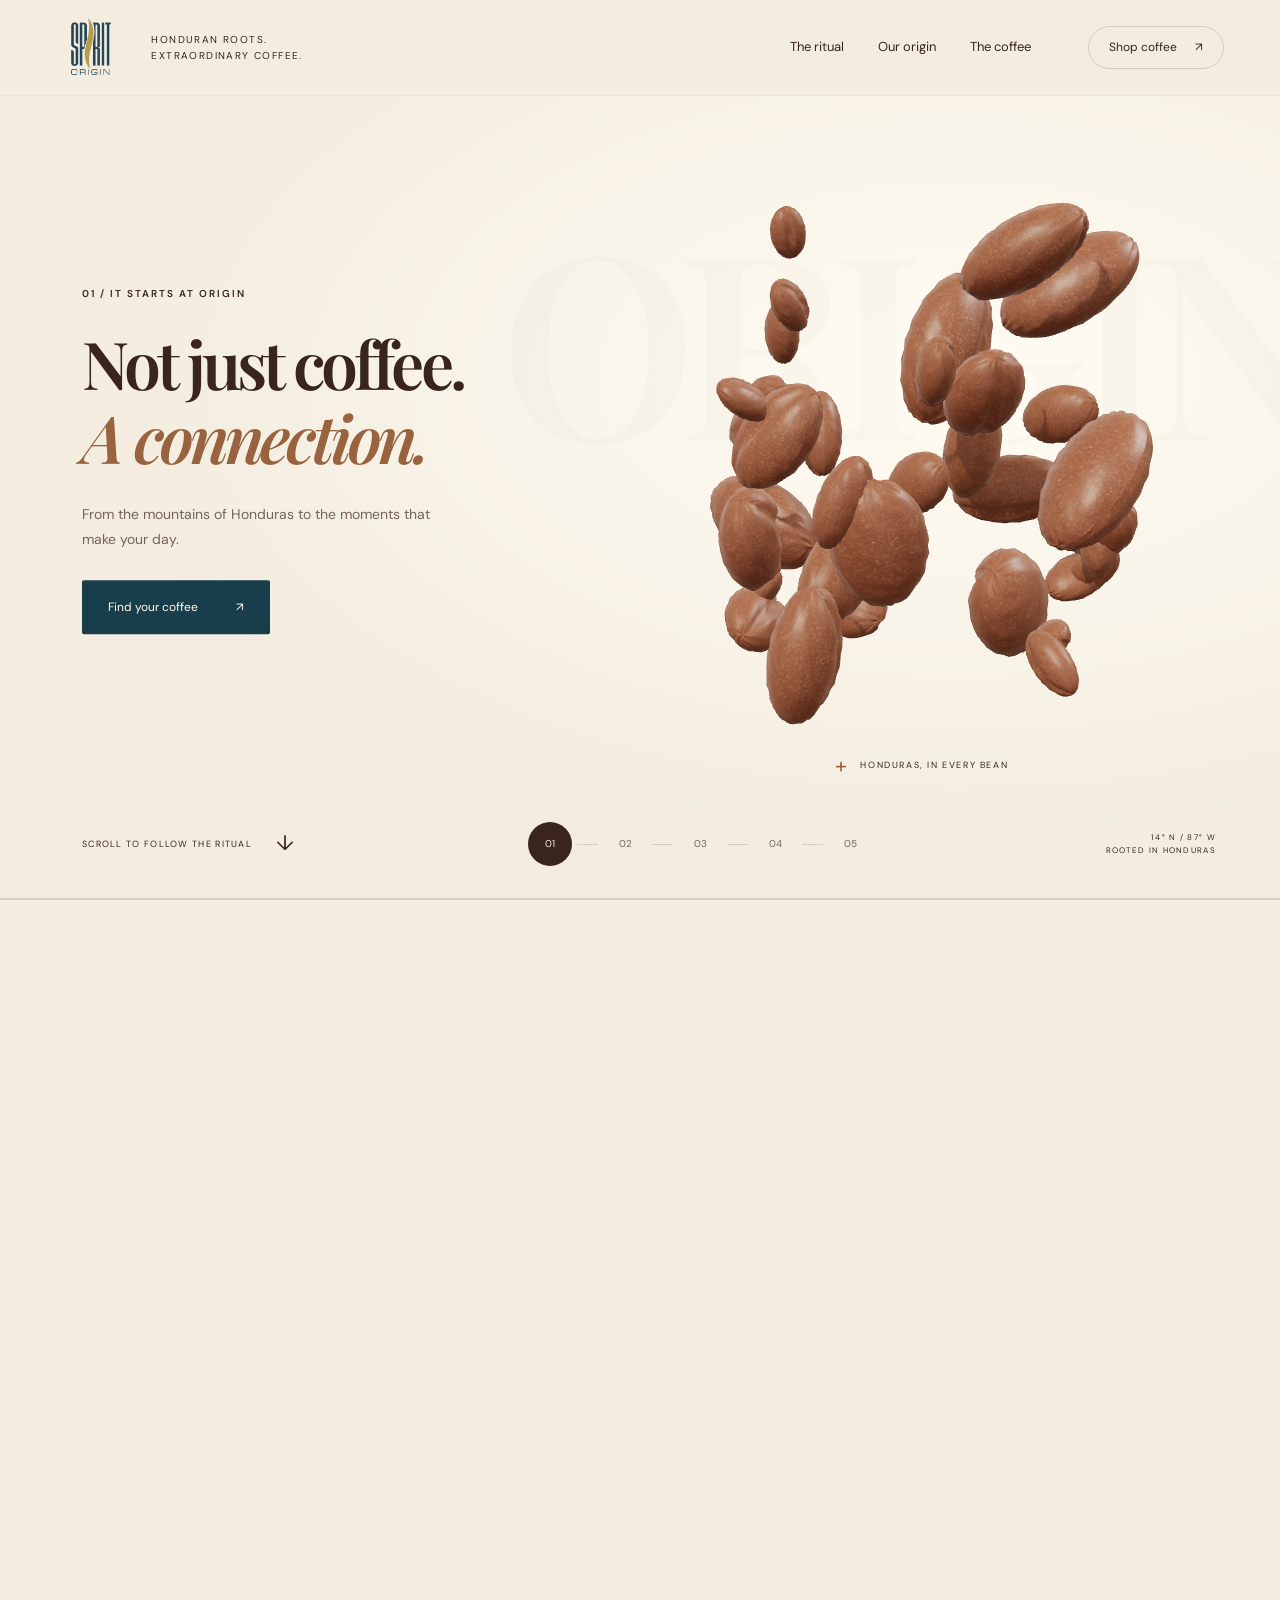
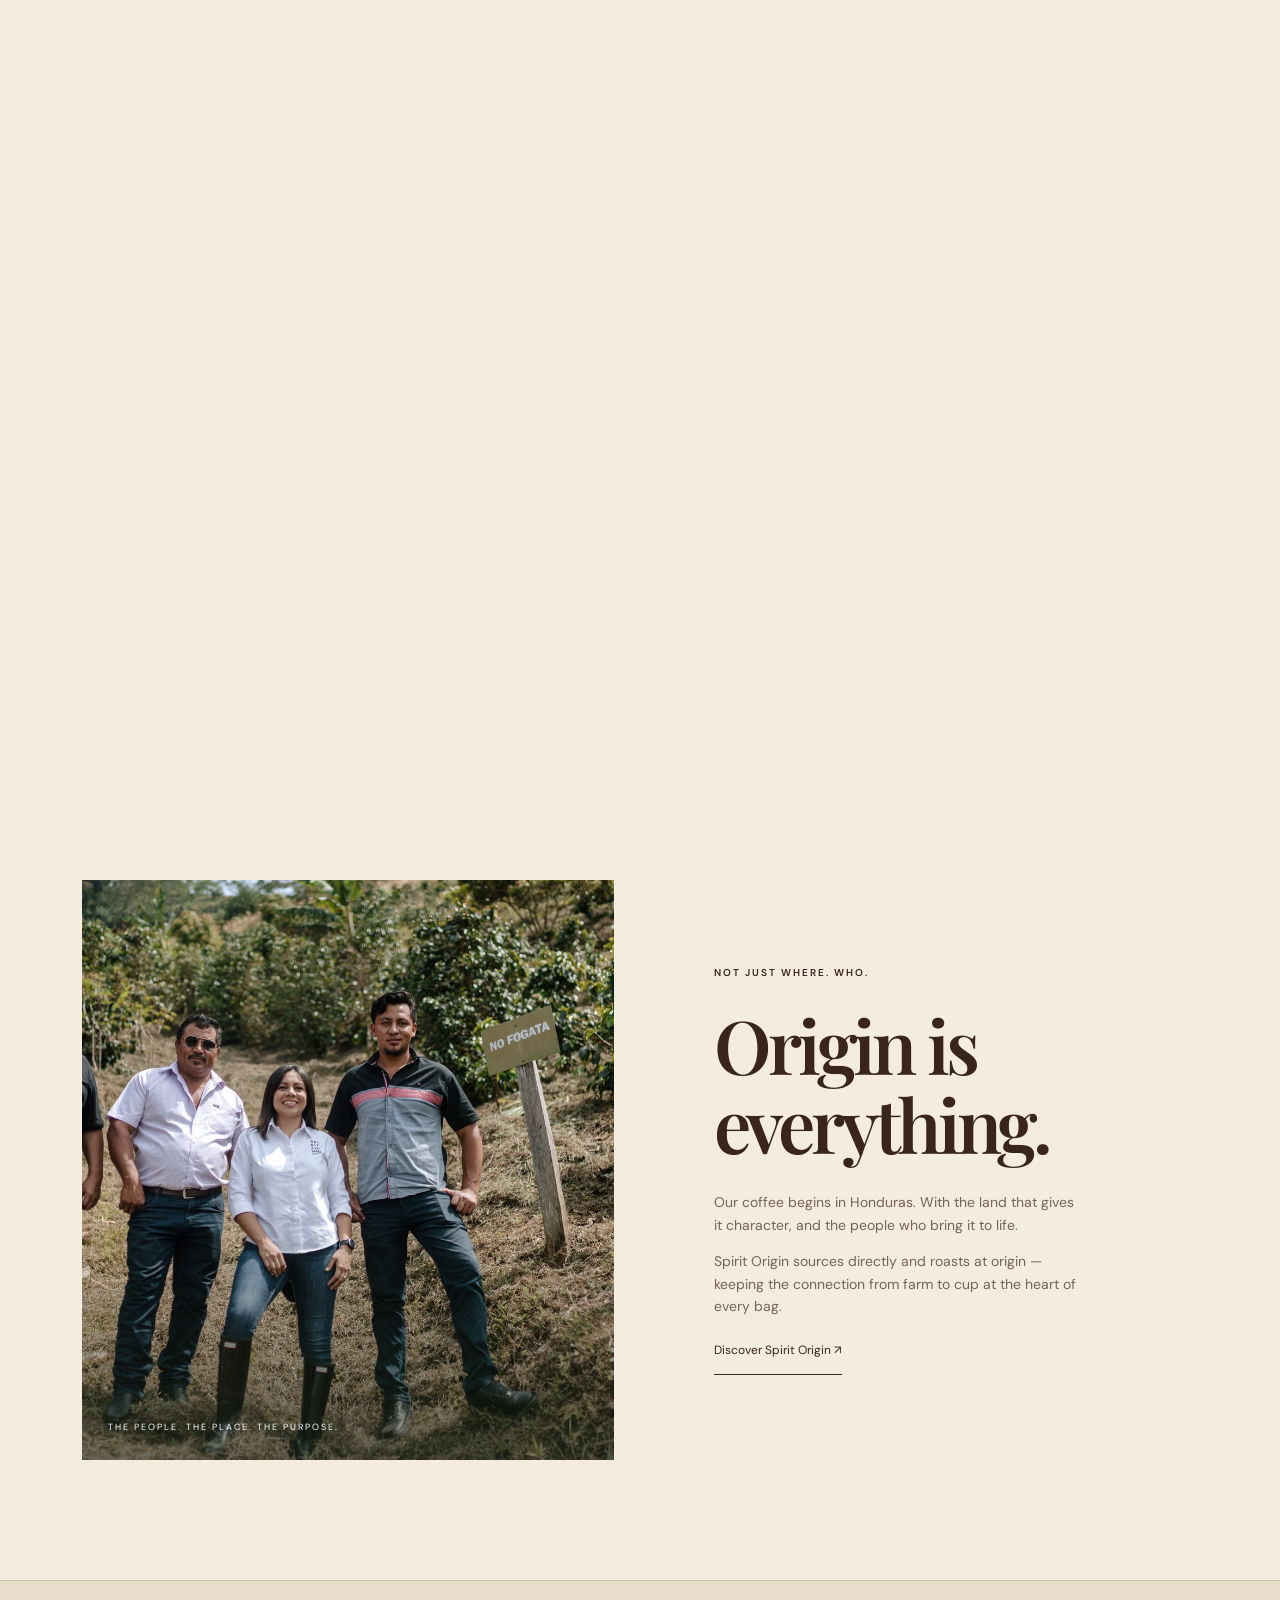
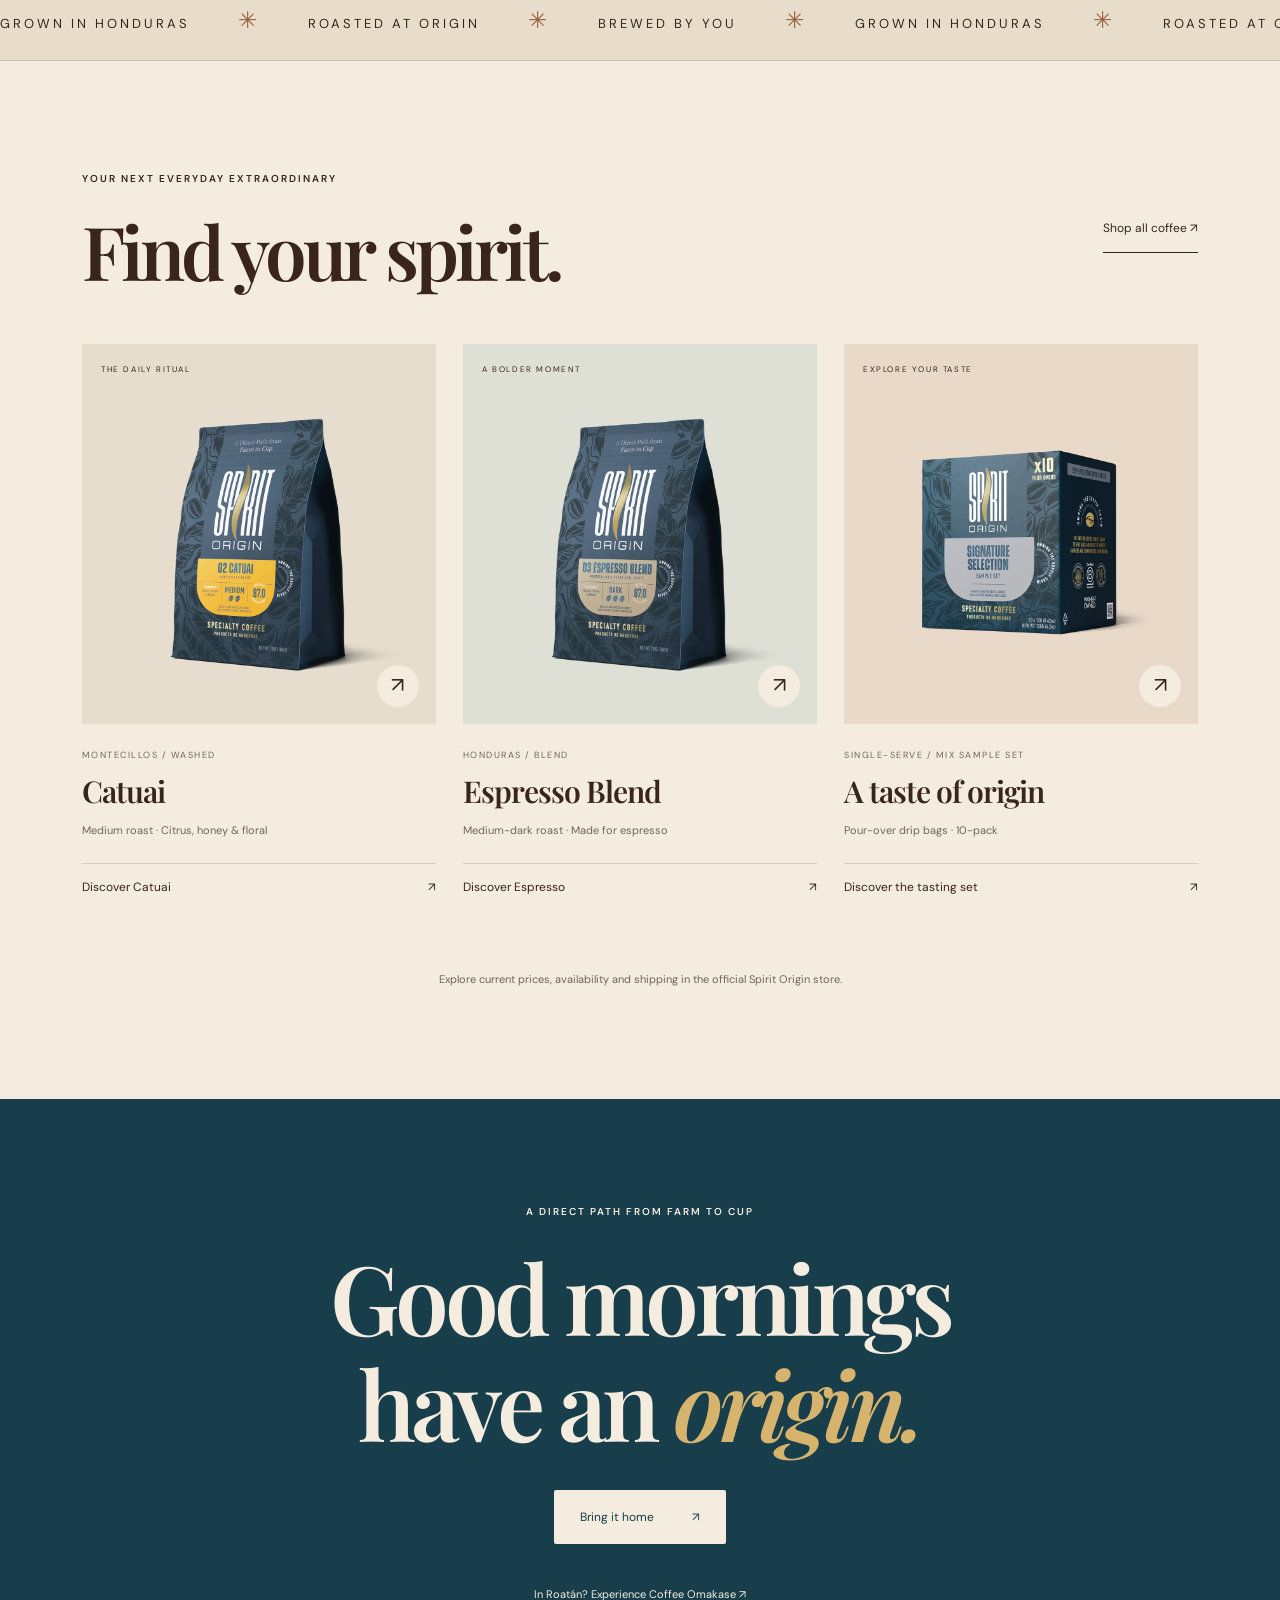
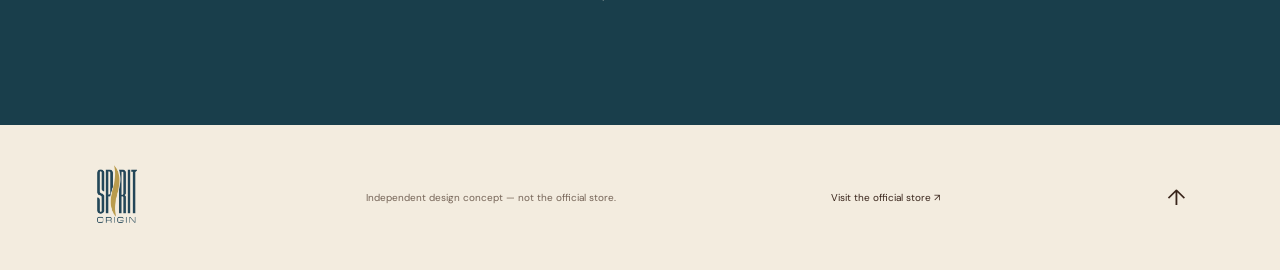
<file: index.html>
<!doctype html>
<html lang="en">
<head>
<meta charset="utf-8"><meta name="viewport" content="width=device-width, initial-scale=1"><meta name="robots" content="noindex,nofollow"><meta name="theme-color" content="#f3ecdf">
<title>Spirit Origin — A direct path from farm to cup</title>
<meta name="description" content="Discover Honduran specialty coffee, roasted at origin. An independent Spirit Origin design concept.">
<link rel="icon" href="assets/logo.webp"><link rel="stylesheet" href="assets/fonts.css"><link rel="stylesheet" href="style.css">
<link rel="preload" href="assets/catuai.webp" as="image">
</head>
<body>
<a class="skip" href="#coffee">Skip to coffee</a>
<header class="header"><a class="brand" href="#top" aria-label="Spirit Origin home"><img src="assets/logo.webp" alt="Spirit Origin" width="64" height="64"></a><span class="header-note">HONDURAN ROOTS.<br>EXTRAORDINARY COFFEE.</span><nav aria-label="Main navigation" id="navigation"><a href="#journey">The ritual</a><a href="#origin">Our origin</a><a href="#coffee">The coffee</a></nav><a class="shop-small" href="https://spiritorigincoffee.com/collections/all">Shop coffee <span aria-hidden="true">↗</span></a><button class="menu" aria-expanded="false" aria-controls="navigation" aria-label="Open menu"><span></span><span></span></button></header>
<main id="top">
<section id="journey" class="journey" aria-label="From bean to cup: an interactive coffee journey">
<div class="journey-pin">
<div class="ambient-word" aria-hidden="true">ORIGIN</div>
<div class="chapter-copy">
<article class="chapter active" data-chapter="0"><p class="eyebrow">01 / IT STARTS AT ORIGIN</p><h1>Not just coffee.<br><em>A connection.</em></h1><p class="description">From the mountains of Honduras to the moments that make your day.</p><a class="button" href="#coffee">Find your coffee <span aria-hidden="true">↗</span></a></article>
<article class="chapter" data-chapter="1" aria-hidden="true"><p class="eyebrow">02 / WAKE UP THE SENSES</p><h2>Great mornings.<br><em>Ground here.</em></h2><p class="description">Freshly ground. Full of possibility.<br>A small ritual worth slowing down for.</p><a class="text-link" href="https://spiritorigincoffee.com/collections/filter-coffee">Explore filter coffee ↗</a></article>
<article class="chapter" data-chapter="2" aria-hidden="true"><p class="eyebrow">03 / LET IT BLOOM</p><h2>Take your time.<br><em>Taste the origin.</em></h2><p class="description">A gentle pour. An unfolding aroma.<br>Let the everyday become extraordinary.</p><a class="text-link" href="#coffee">Discover your next ritual ↗</a></article>
<article class="chapter" data-chapter="3" aria-hidden="true"><p class="eyebrow">04 / A MOMENT, MADE BETTER</p><h2>Closer to the farm.<br><em>Closer to you.</em></h2><p class="description">Grown in Honduras. Roasted at origin.<br>Good coffee with a sense of place.</p><a class="text-link" href="#origin">Meet our origin ↓</a></article>
<article class="chapter" data-chapter="4" aria-hidden="true"><p class="eyebrow">05 / MAKE IT YOURS</p><h2>Your daily ritual.<br><em>Our true spirit.</em></h2><p class="description">Bring Honduran specialty coffee home.<br>Find the cup that feels like you.</p><a class="button" href="#coffee">Choose your coffee <span aria-hidden="true">↗</span></a></article>
</div>
<div id="scene" class="scene" aria-hidden="true"><img class="scene-fallback" src="assets/catuai.webp" alt=""><div class="scene-product"><img src="assets/catuai.webp" alt=""><span>MONTECILLOS ESTATE / CATUAI</span></div><div class="scene-label"><span class="tiny-cross">+</span><span id="object-label">HONDURAS, IN EVERY BEAN</span></div></div>
<div class="journey-bottom"><a href="#coffee" class="scroll-invitation">SCROLL TO FOLLOW THE RITUAL <span aria-hidden="true">↓</span></a><div class="chapter-rail" aria-label="Journey stages"><button data-stage="0" aria-label="Jump to beans" class="selected">01</button><i></i><button data-stage="1" aria-label="Jump to grinding">02</button><i></i><button data-stage="2" aria-label="Jump to pour-over">03</button><i></i><button data-stage="3" aria-label="Jump to cup">04</button><i></i><button data-stage="4" aria-label="Jump to coffee product">05</button></div><span class="origin-coordinate">14° N / 87° W<br>ROOTED IN HONDURAS</span></div>
<div class="scroll-progress"><span></span></div>
</div>
</section>
<section class="origin-section" id="origin"><div class="origin-image"><img src="assets/farm.webp" alt="Coffee producers and the team at Finca Paraideli in Honduras" loading="lazy" width="1600" height="1067"><span>THE PEOPLE. THE PLACE. THE PURPOSE.</span></div><div class="origin-copy"><p class="eyebrow">NOT JUST WHERE. WHO.</p><h2>Origin is<br>everything.</h2><p>Our coffee begins in Honduras. With the land that gives it character, and the people who bring it to life.</p><p>Spirit Origin sources directly and roasts at origin — keeping the connection from farm to cup at the heart of every bag.</p><a class="text-link" href="https://spiritorigincoffee.com/">Discover Spirit Origin ↗</a></div></section>
<div class="ticker" aria-hidden="true"><span>GROWN IN HONDURAS <b>✳</b> ROASTED AT ORIGIN <b>✳</b> BREWED BY YOU <b>✳</b> GROWN IN HONDURAS <b>✳</b> ROASTED AT ORIGIN <b>✳</b> BREWED BY YOU <b>✳</b></span></div>
<section class="coffee-section" id="coffee"><div class="section-heading"><div><p class="eyebrow">YOUR NEXT EVERYDAY EXTRAORDINARY</p><h2>Find your spirit.</h2></div><a class="text-link" href="https://spiritorigincoffee.com/collections/all">Shop all coffee ↗</a></div><div class="products">
<article class="product"><a class="product-image" href="https://spiritorigincoffee.com/products/catuai-lempira-honduran-coffee"><span class="product-badge">THE DAILY RITUAL</span><img src="assets/catuai.webp" alt="Spirit Origin Catuai specialty coffee, 340 g bag" loading="lazy" width="1000" height="1000"><span class="round-arrow" aria-hidden="true">↗</span></a><div class="product-meta"><p>MONTECILLOS / WASHED</p><h3>Catuai</h3><p>Medium roast · Citrus, honey & floral</p><a href="https://spiritorigincoffee.com/products/catuai-lempira-honduran-coffee">Discover Catuai <span aria-hidden="true">↗</span></a></div></article>
<article class="product"><a class="product-image espresso" href="https://spiritorigincoffee.com/products/espresso-blend"><span class="product-badge">A BOLDER MOMENT</span><img src="assets/espresso.webp" alt="Spirit Origin Espresso Blend specialty coffee bag" loading="lazy" width="1000" height="1000"><span class="round-arrow" aria-hidden="true">↗</span></a><div class="product-meta"><p>HONDURAS / BLEND</p><h3>Espresso Blend</h3><p>Medium-dark roast · Made for espresso</p><a href="https://spiritorigincoffee.com/products/espresso-blend">Discover Espresso <span aria-hidden="true">↗</span></a></div></article>
<article class="product"><a class="product-image samples" href="https://spiritorigincoffee.com/products/tasting-set-single-serve-pour-over-coffee"><span class="product-badge">EXPLORE YOUR TASTE</span><img src="assets/samples.webp" alt="Spirit Origin mixed single-serve pour-over coffee sample set" loading="lazy" width="1000" height="1000"><span class="round-arrow" aria-hidden="true">↗</span></a><div class="product-meta"><p>SINGLE-SERVE / MIX SAMPLE SET</p><h3>A taste of origin</h3><p>Pour-over drip bags · 10-pack</p><a href="https://spiritorigincoffee.com/products/tasting-set-single-serve-pour-over-coffee">Discover the tasting set <span aria-hidden="true">↗</span></a></div></article>
</div><p class="store-note">Explore current prices, availability and shipping in the official Spirit Origin store.</p></section>
<section class="closing"><p class="eyebrow">A DIRECT PATH FROM FARM TO CUP</p><h2>Good mornings<br>have an <em>origin.</em></h2><a class="button light" href="https://spiritorigincoffee.com/collections/all">Bring it home <span aria-hidden="true">↗</span></a><a class="omakase" href="https://spiritorigincoffee.com/pages/coffee-omakase">In Roatán? Experience Coffee Omakase ↗</a></section>
</main>
<footer><a class="footer-brand" href="#top"><img src="assets/logo.webp" alt="Spirit Origin" width="70" height="70"></a><p>Independent design concept — not the official store.</p><a href="https://spiritorigincoffee.com/">Visit the official store ↗</a><a href="#top" aria-label="Back to top">↑</a></footer>
<script type="module" src="app.js"></script>
<noscript><style>.journey{height:90svh}.chapter:not(:first-child){display:none}.scene-fallback{display:block}.scene-product{display:none}</style></noscript>
</body></html>
</file>
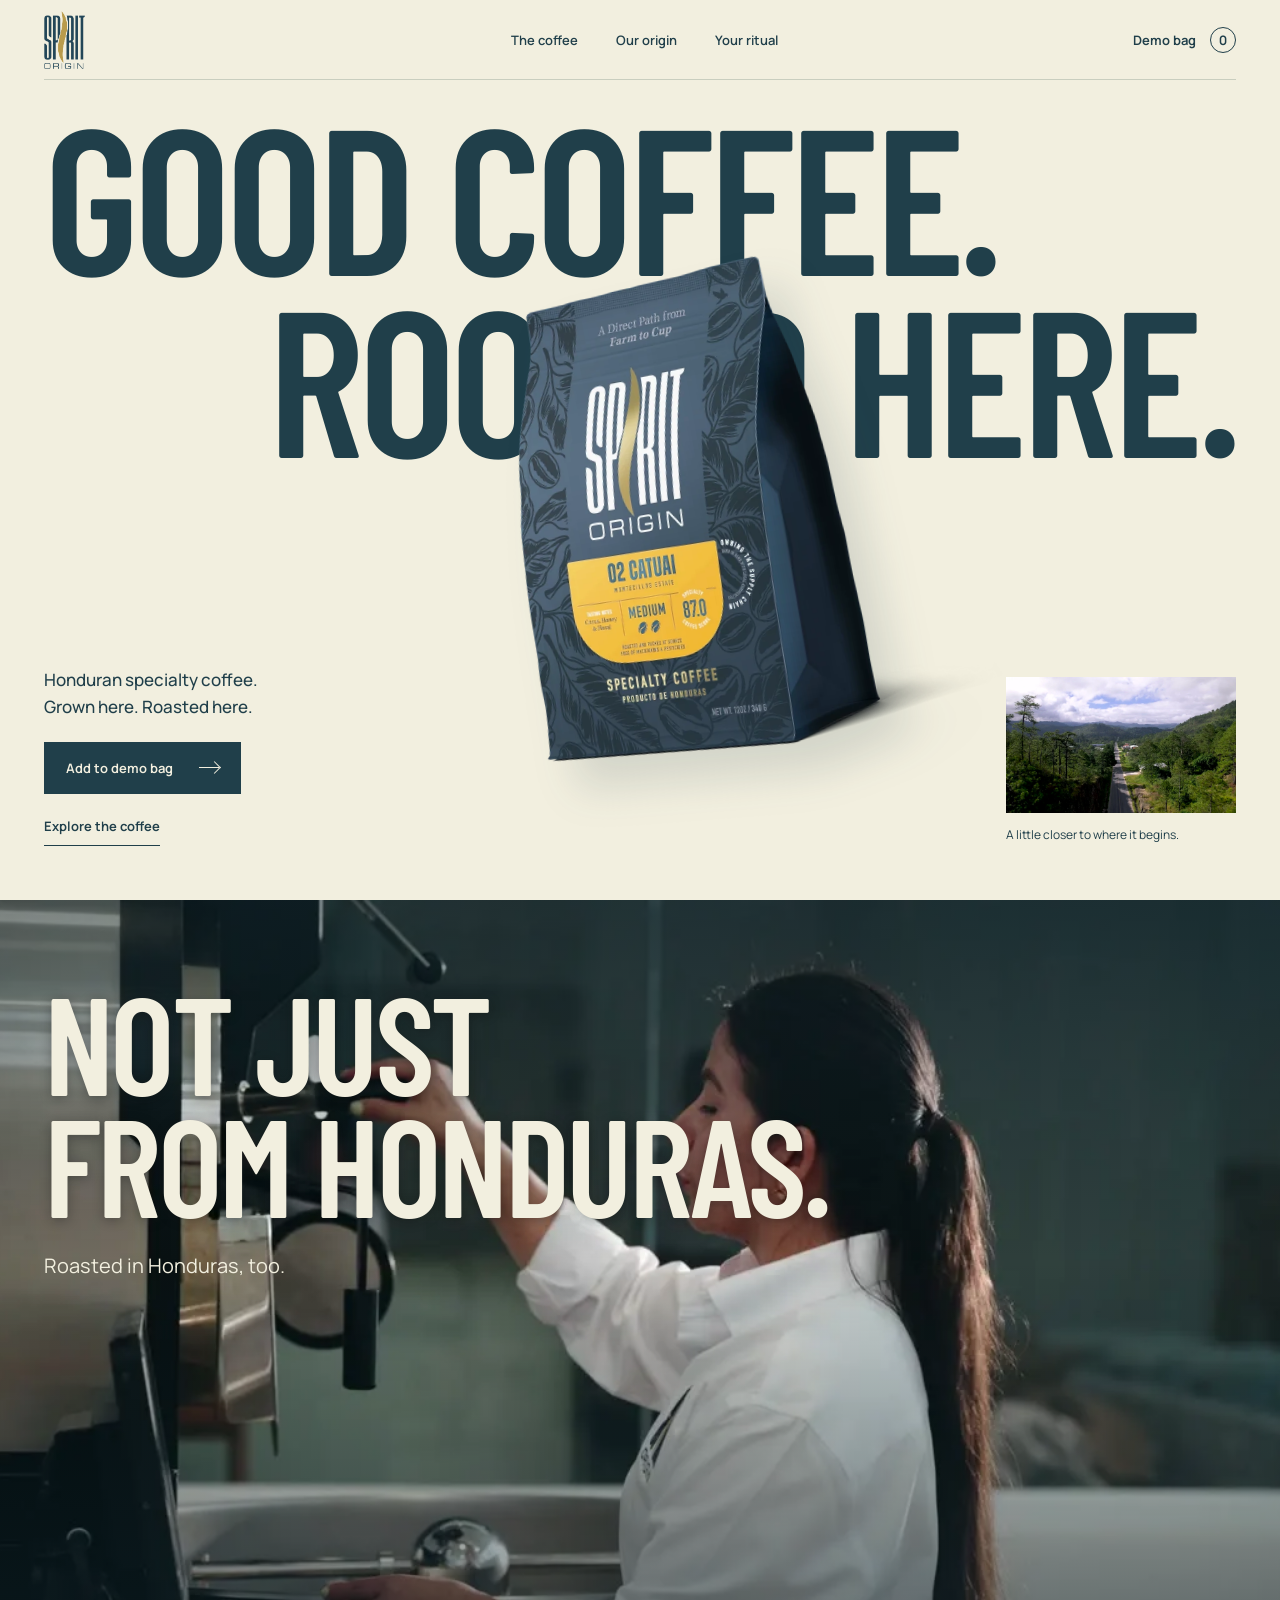
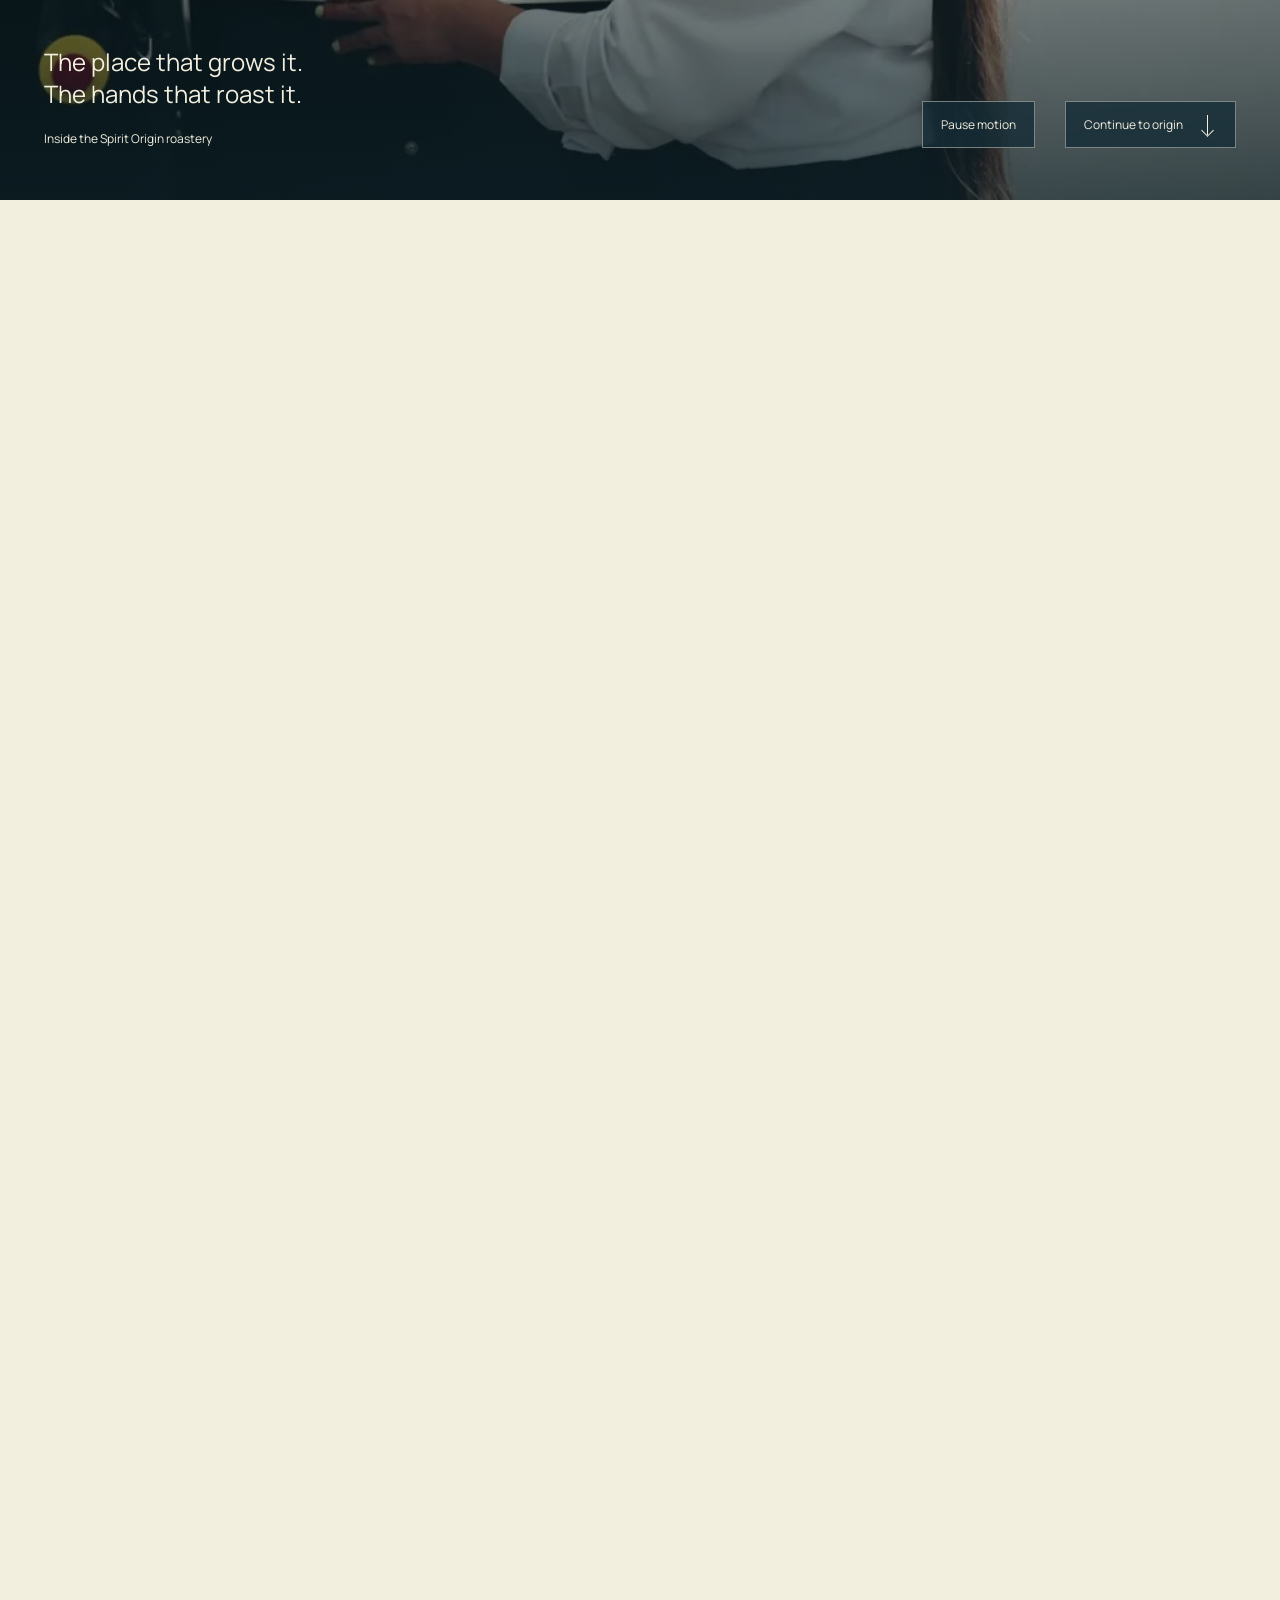
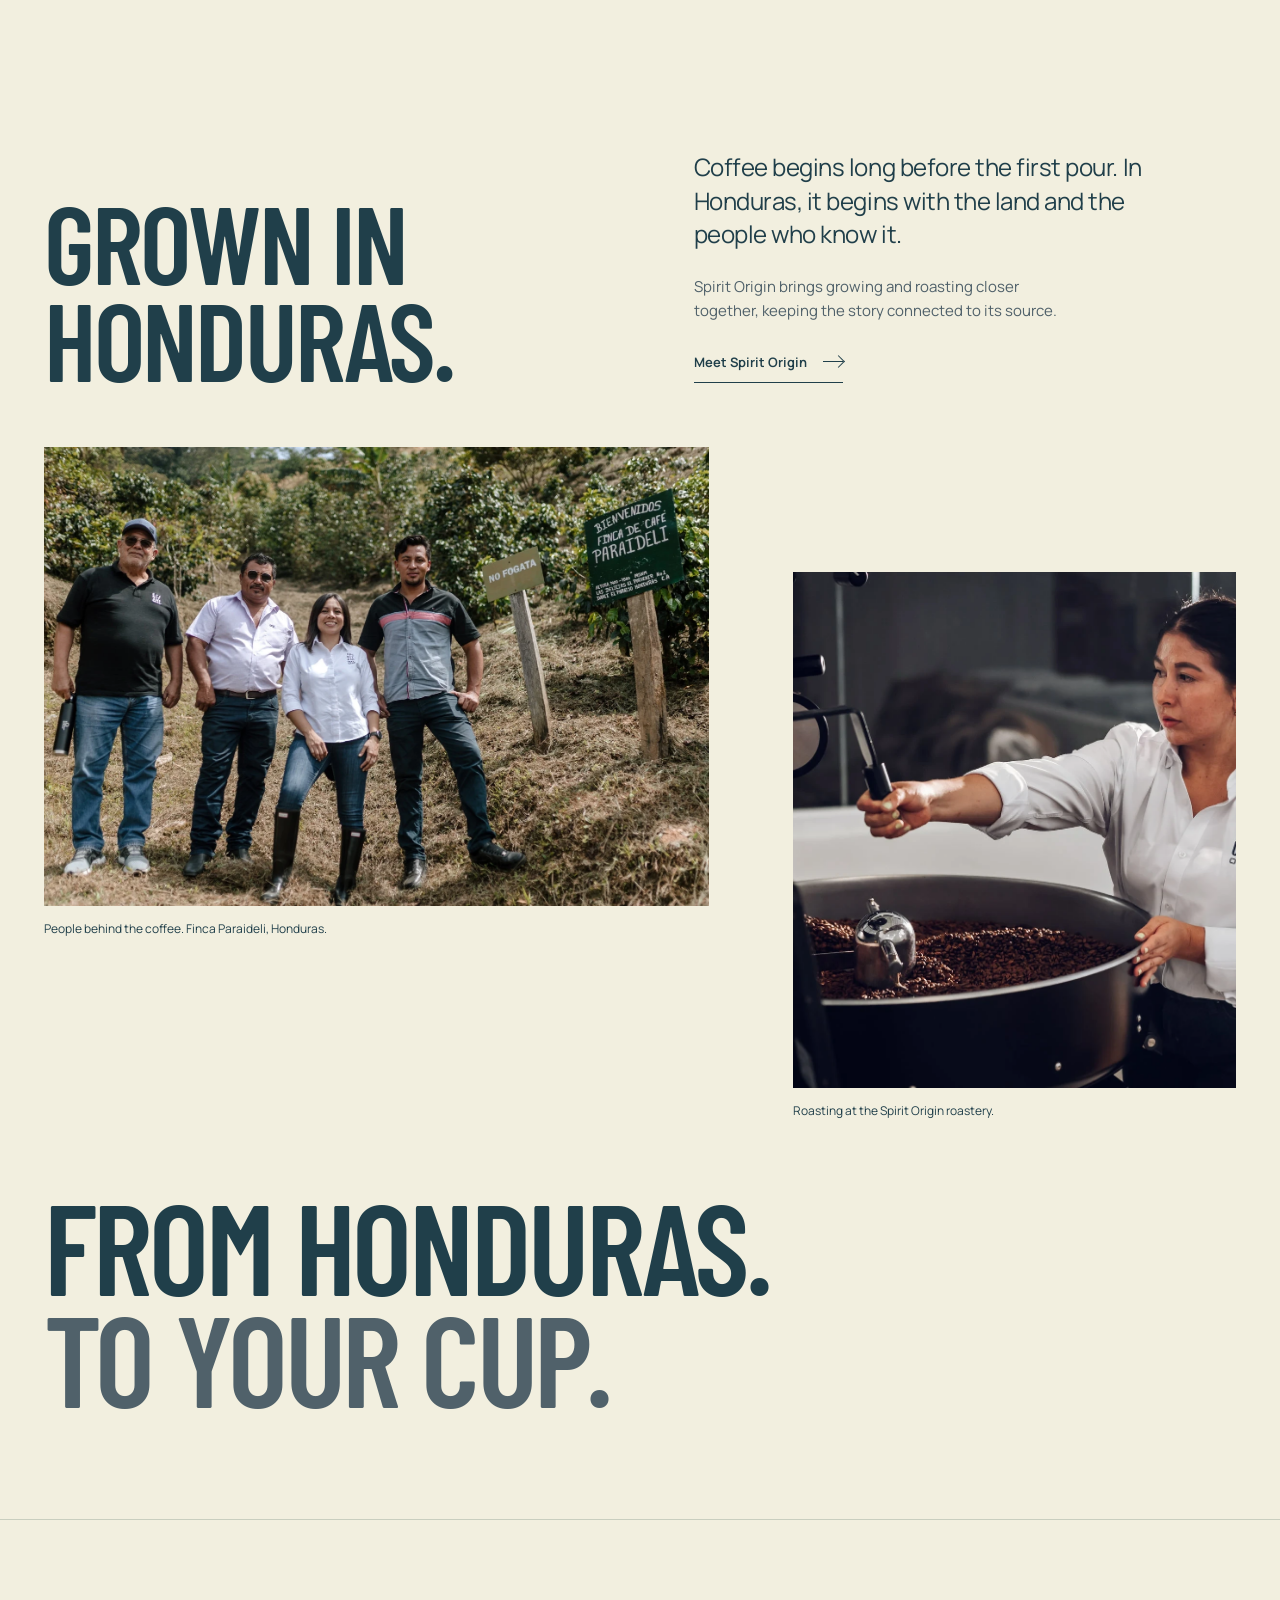
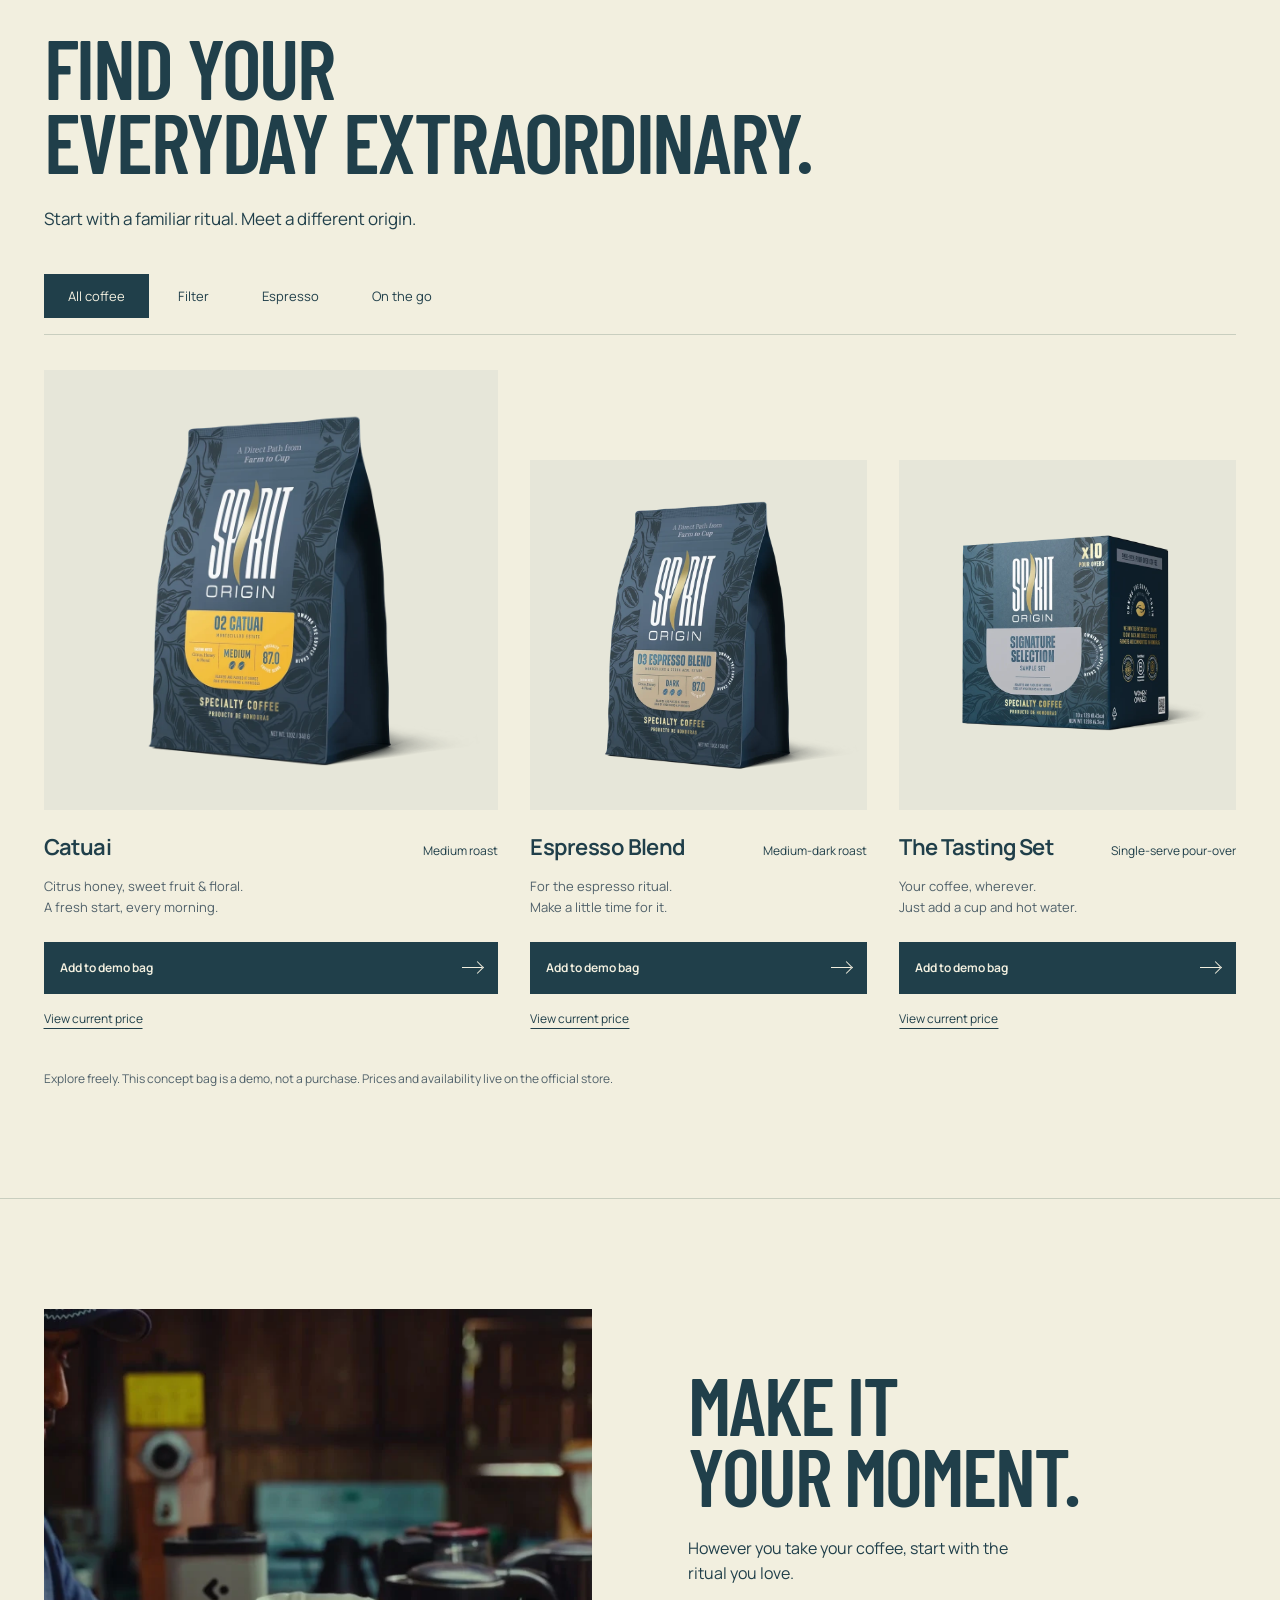
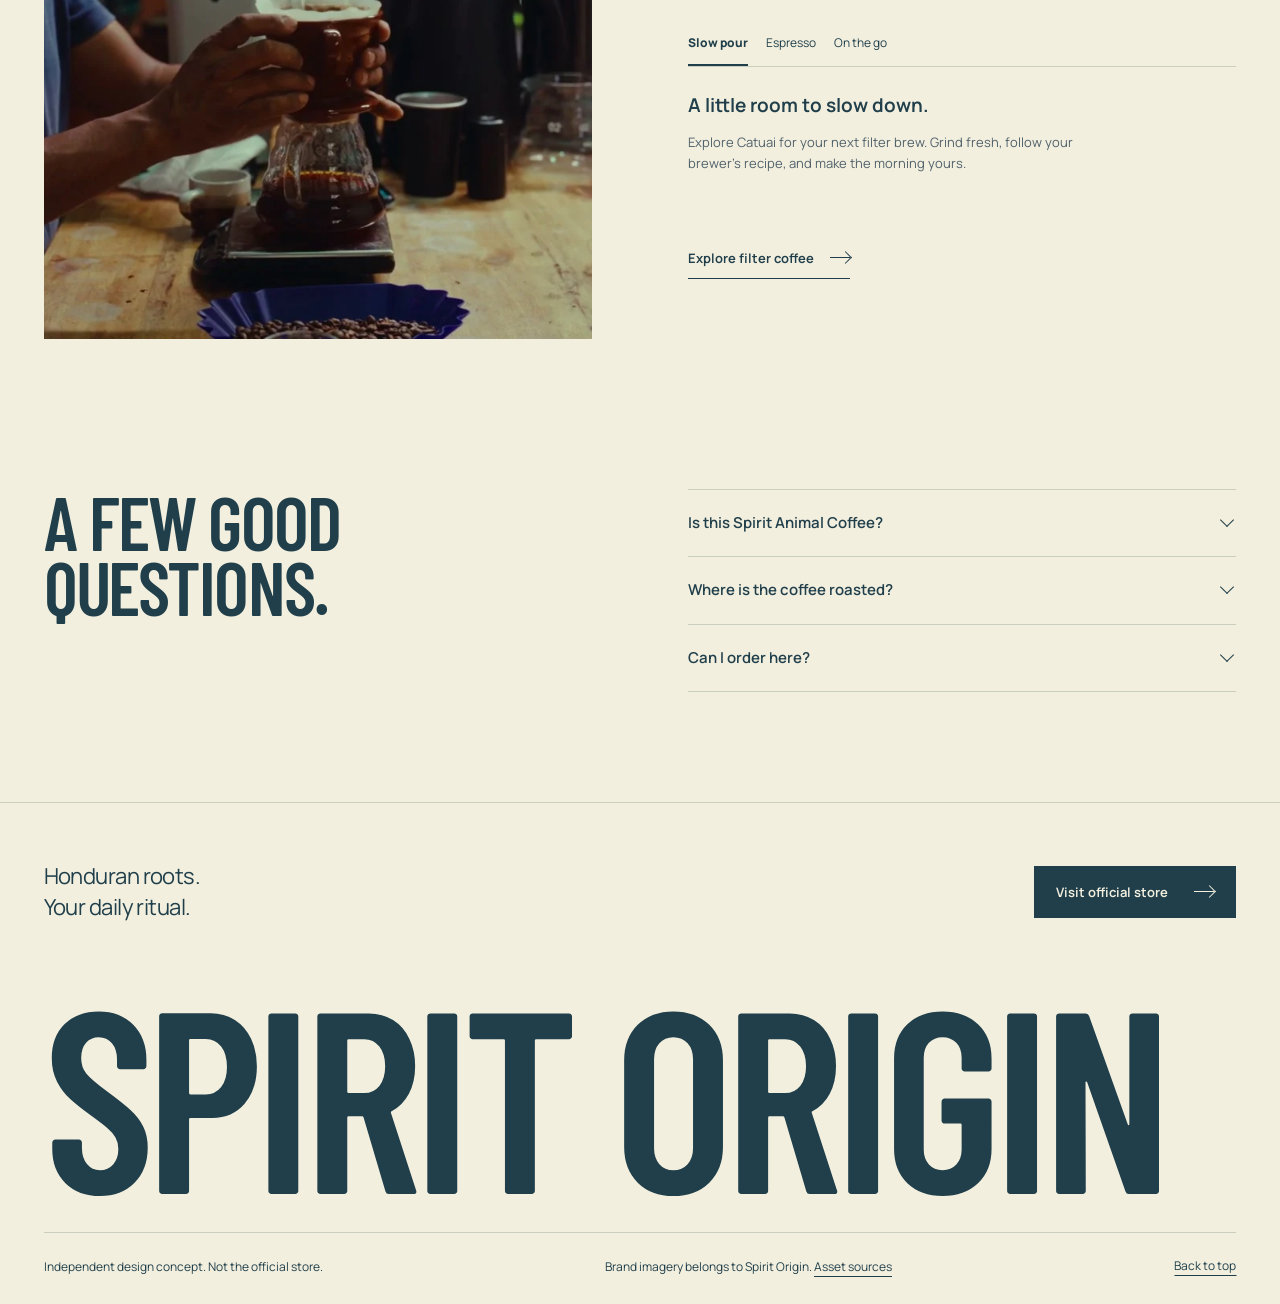
<file: studio/index.html>
<!doctype html>
<html lang="en">
<head>
  <meta charset="utf-8"><meta name="viewport" content="width=device-width,initial-scale=1">
  <title>Spirit Origin | Good coffee. Rooted here.</title>
  <meta name="description" content="An independent concept for Spirit Origin. Discover Honduran specialty coffee, grown and roasted at origin.">
  <meta name="robots" content="noindex,nofollow"><meta name="theme-color" content="#f2efdf">
  <link rel="icon" href="assets/logo.webp"><link rel="preload" href="assets/BarlowCondensed-SemiBold.ttf" as="font" type="font/ttf" crossorigin>
  <link rel="preload" href="assets/catuai.webp" as="image"><link rel="stylesheet" href="style.css">
  <script defer src="assets/gsap.min.js"></script><script defer src="assets/ScrollTrigger.min.js"></script><script defer src="app.js"></script>
</head>
<body>
<a class="skip" href="#main">Skip to content</a>
<header class="header">
  <a class="brand" href="#" aria-label="Spirit Origin home"><img src="assets/logo.webp" width="48" height="66" alt="Spirit Origin"></a>
  <nav aria-label="Main navigation"><a href="#coffee">The coffee</a><a href="#origin">Our origin</a><a href="#ritual">Your ritual</a></nav>
  <button class="bag-trigger" aria-haspopup="dialog" aria-controls="bag">Demo bag <span class="bag-count">0</span></button>
</header>
<main id="main">
  <section class="hero" aria-labelledby="hero-title">
    <h1 id="hero-title"><span>GOOD COFFEE.</span><span>ROOTED HERE.</span></h1>
    <div class="hero-product"><img src="assets/catuai.webp" width="1000" height="1000" alt="Spirit Origin Catuai medium roast coffee, in its original blue and yellow pouch" fetchpriority="high"></div>
    <div class="hero-offer"><p>Honduran specialty coffee.<br>Grown here. Roasted here.</p><button class="button" data-add="catuai">Add to demo bag <span class="arrow" aria-hidden="true"></span></button><a class="text-link" href="#coffee">Explore the coffee</a></div>
    <figure class="hero-place"><img src="assets/landscape.webp" width="1400" height="788" alt="Green hills and a road through Honduras"><figcaption>A little closer to where it begins.</figcaption></figure>
  </section>

  <section id="roast" class="roast" aria-labelledby="roast-title">
    <div class="roast-screen">
      <img class="roast-fallback" src="assets/roast/040.webp" width="1280" height="720" alt="Real coffee beans tumbling in the Spirit Origin roaster">
      <canvas id="roast-canvas" aria-hidden="true" width="1280" height="720"></canvas>
      <div class="roast-shade"></div>
      <div class="roast-heading"><h2 id="roast-title">NOT JUST<br>FROM HONDURAS.</h2><p class="roast-line">Roasted in Honduras, too.</p></div>
      <div class="roast-bottom"><div><p class="roast-copy">The place that grows it.<br>The hands that roast it.</p><p class="film-note">Inside the Spirit Origin roastery</p></div>
        <div class="film-controls"><button id="motion-toggle" aria-pressed="false">Pause motion</button><a href="#origin">Continue to origin <span class="arrow down" aria-hidden="true"></span></a></div>
      </div>
      <div class="film-progress" aria-hidden="true"><span></span></div>
      <p class="sr-only">As you move down the page, a real photographic sequence follows the coffee through the roaster. All information remains available without animation.</p>
    </div>
  </section>

  <section id="origin" class="origin section" aria-labelledby="origin-title">
    <div class="origin-intro"><h2 id="origin-title">GROWN IN<br>HONDURAS.</h2><div class="origin-copy"><p>Coffee begins long before the first pour. In Honduras, it begins with the land and the people who know it.</p><p>Spirit Origin brings growing and roasting closer together, keeping the story connected to its source.</p><a class="text-link" href="https://spiritorigincoffee.com/" target="_blank" rel="noopener">Meet Spirit Origin <span class="arrow" aria-hidden="true"></span></a></div></div>
    <div class="origin-images"><figure class="landscape"><img src="assets/farm.webp" width="1600" height="1067" loading="lazy" alt="People at Finca Paraideli in Honduras"><figcaption>People behind the coffee. Finca Paraideli, Honduras.</figcaption></figure><figure class="portrait"><img src="assets/origin.webp" width="1600" height="1069" loading="lazy" alt="A Spirit Origin roaster checking coffee during roasting"><figcaption>Roasting at the Spirit Origin roastery.</figcaption></figure></div>
    <p class="origin-statement">FROM HONDURAS.<br><span>TO YOUR CUP.</span></p>
  </section>

  <section id="coffee" class="coffee section" aria-labelledby="coffee-title">
    <div class="coffee-head"><h2 id="coffee-title">FIND YOUR<br>EVERYDAY EXTRAORDINARY.</h2><p>Start with a familiar ritual. Meet a different origin.</p></div>
    <div class="filters" role="group" aria-label="Filter coffee"><button aria-pressed="true" data-filter="all">All coffee</button><button aria-pressed="false" data-filter="filter">Filter</button><button aria-pressed="false" data-filter="espresso">Espresso</button><button aria-pressed="false" data-filter="drip">On the go</button></div>
    <p id="filter-status" class="sr-only" aria-live="polite">Showing all 3 coffees</p>
    <div class="products">
      <article class="product product-featured" data-category="filter"><div class="product-image"><img src="assets/catuai.webp" width="1000" height="1000" loading="lazy" alt="Catuai medium roast coffee pouch"></div><div class="product-heading"><h3>Catuai</h3><span>Medium roast</span></div><p>Citrus honey, sweet fruit &amp; floral.<br>A fresh start, every morning.</p><div class="product-actions"><button data-add="catuai" class="button">Add to demo bag <span class="arrow" aria-hidden="true"></span></button><a href="https://spiritorigincoffee.com/products/catuai-lempira-honduran-coffee" target="_blank" rel="noopener">View current price</a></div></article>
      <article class="product" data-category="espresso"><div class="product-image"><img src="assets/espresso.webp" width="1000" height="1000" loading="lazy" alt="Spirit Origin Espresso Blend coffee pouch"></div><div class="product-heading"><h3>Espresso Blend</h3><span>Medium-dark roast</span></div><p>For the espresso ritual.<br>Make a little time for it.</p><div class="product-actions"><button data-add="espresso" class="button">Add to demo bag <span class="arrow" aria-hidden="true"></span></button><a href="https://spiritorigincoffee.com/products/espresso-blend" target="_blank" rel="noopener">View current price</a></div></article>
      <article class="product" data-category="drip"><div class="product-image"><img src="assets/samples.webp" width="1000" height="1000" loading="lazy" alt="Spirit Origin mixed sample drip coffee set"></div><div class="product-heading"><h3>The Tasting Set</h3><span>Single-serve pour-over</span></div><p>Your coffee, wherever.<br>Just add a cup and hot water.</p><div class="product-actions"><button data-add="samples" class="button">Add to demo bag <span class="arrow" aria-hidden="true"></span></button><a href="https://spiritorigincoffee.com/products/tasting-set-single-serve-pour-over-coffee" target="_blank" rel="noopener">View current price</a></div></article>
    </div>
    <p class="shop-note">Explore freely. This concept bag is a demo, not a purchase. Prices and availability live on the official store.</p>
  </section>

  <section id="ritual" class="ritual section" aria-labelledby="ritual-title">
    <div class="ritual-image"><img src="assets/brew.webp" width="1400" height="788" loading="lazy" alt="Coffee prepared and tasted in Honduras"></div>
    <div class="ritual-content"><h2 id="ritual-title">MAKE IT<br>YOUR MOMENT.</h2><p>However you take your coffee, start with the ritual you love.</p><div class="brew-choices" role="group" aria-label="Choose your coffee ritual"><button data-brew="filter" aria-pressed="true">Slow pour</button><button data-brew="espresso" aria-pressed="false">Espresso</button><button data-brew="drip" aria-pressed="false">On the go</button></div><div id="brew-result" aria-live="polite"><h3>A little room to slow down.</h3><p>Explore Catuai for your next filter brew. Grind fresh, follow your brewer’s recipe, and make the morning yours.</p></div><button class="text-link" id="brew-shop">Explore filter coffee <span class="arrow" aria-hidden="true"></span></button></div>
  </section>

  <section class="questions section" aria-labelledby="questions-title"><h2 id="questions-title">A FEW GOOD<br>QUESTIONS.</h2><div class="answers">
    <details><summary>Is this Spirit Animal Coffee?</summary><p>Spirit Animal is now Spirit Origin. This independent concept uses the current Spirit Origin identity and original product photography.</p></details>
    <details><summary>Where is the coffee roasted?</summary><p>Spirit Origin roasts in Honduras, the country where its coffee is grown. The roastery sequence above uses actual brand footage.</p></details>
    <details><summary>Can I order here?</summary><p>Not on this demo. You can explore coffee and build a local demo bag. For current prices, shipping, availability and secure checkout, visit the official Spirit Origin store.</p><a href="https://spiritorigincoffee.com/collections/all" target="_blank" rel="noopener">Visit official store</a></details>
  </div></section>
</main>
<footer class="footer"><div class="footer-top"><p>Honduran roots.<br>Your daily ritual.</p><a class="button" href="https://spiritorigincoffee.com/collections/all" target="_blank" rel="noopener">Visit official store <span class="arrow" aria-hidden="true"></span></a></div><p class="footer-word" aria-hidden="true">SPIRIT ORIGIN</p><div class="footer-bottom"><p>Independent design concept. Not the official store.</p><p>Brand imagery belongs to Spirit Origin. <a href="assets/sources.json">Asset sources</a></p><a href="#">Back to top</a></div></footer>
<dialog id="bag" aria-labelledby="bag-title"><div class="bag-header"><h2 id="bag-title">YOUR DEMO BAG</h2><button id="close-bag" aria-label="Close demo bag">Close</button></div><p class="bag-disclosure">A little preview of your next ritual.<br>No payment. No order. Nothing sent to the store.</p><div id="bag-items"></div><div class="bag-footer"><p id="bag-summary" aria-live="polite">Your bag is empty.</p><a class="button" href="https://spiritorigincoffee.com/collections/all" target="_blank" rel="noopener">Visit official store <span class="arrow" aria-hidden="true"></span></a><p>Prices, shipping and checkout are handled on the official website. This demo bag does not transfer.</p></div></dialog>
<div id="toast" role="status" aria-live="polite"></div>
<noscript><style>[data-add],.bag-trigger,.filters,.brew-choices,#brew-shop,#motion-toggle{display:none}.roast{height:auto}.roast-screen{position:relative}</style><p class="noscript">This page is readable without JavaScript. Interactive coffee filters and the demo bag require JavaScript. You can still visit the official store using the links above.</p></noscript>
</body></html>
</file>
<file: assets/fonts.css>
@font-face {
  font-family: 'DM Sans';
  font-style: normal;
  font-weight: 400;
  src: url(font-0.ttf) format('truetype');
}
@font-face {
  font-family: 'DM Sans';
  font-style: normal;
  font-weight: 500;
  src: url(font-1.ttf) format('truetype');
}
@font-face {
  font-family: 'DM Sans';
  font-style: normal;
  font-weight: 600;
  src: url(font-2.ttf) format('truetype');
}
@font-face {
  font-family: 'DM Sans';
  font-style: normal;
  font-weight: 700;
  src: url(font-3.ttf) format('truetype');
}
@font-face {
  font-family: 'Playfair Display';
  font-style: italic;
  font-weight: 600;
  src: url(font-4.ttf) format('truetype');
}
@font-face {
  font-family: 'Playfair Display';
  font-style: normal;
  font-weight: 600;
  src: url(font-5.ttf) format('truetype');
}
@font-face {
  font-family: 'Playfair Display';
  font-style: normal;
  font-weight: 700;
  src: url(font-6.ttf) format('truetype');
}
</file>
<file: style.css>
:root{--cream:#f3ecdf;--ink:#39251b;--muted:#756457;--copper:#99633f;--navy:#193e4b;--line:#39251b28;--serif:'Playfair Display',Georgia,serif;--sans:'DM Sans',Arial,sans-serif}*{box-sizing:border-box}html{scroll-behavior:smooth;scroll-padding-top:112px}body{margin:0;background:var(--cream);color:var(--ink);font-family:var(--sans);font-size:16px;line-height:1.6}a{color:inherit;text-decoration:none}button{font:inherit;cursor:pointer}a,button{-webkit-tap-highlight-color:transparent}a:focus-visible,button:focus-visible{outline:2px solid var(--navy);outline-offset:6px}::selection{background:#d5b380;color:var(--ink)}.skip{position:fixed;top:-100px;left:20px;z-index:50;padding:12px;background:var(--cream)}.skip:focus{top:8px}.header{position:fixed;z-index:20;top:0;left:0;right:0;display:flex;align-items:center;gap:25px;height:96px;padding:13px 4.4vw;background:var(--cream);border-bottom:1px solid #39251b0a}.brand{display:flex;align-items:center}.brand img{width:70px;height:70px;object-fit:contain}.header-note{font-size:10px;line-height:1.6;letter-spacing:1.4px}.header nav{display:flex;gap:34px;margin-left:auto;font-size:13px}.header nav a{display:flex;align-items:center;min-height:44px}.header nav a:hover{color:var(--copper)}.shop-small{font-size:12px;padding:11px 20px;border:1px solid var(--line);border-radius:30px;margin-left:32px}.shop-small span{padding-left:15px}.menu{display:none}.journey{height:620svh;position:relative}.journey-pin{height:100svh;min-height:640px;position:sticky;top:0;overflow:hidden;background:radial-gradient(ellipse at 75% 42%,#fffcf3 0%,var(--cream) 64%)}.ambient-word{position:absolute;left:39%;top:23%;font-family:var(--serif);font-size:clamp(100px,20vw,320px);color:#39251b05;line-height:1;letter-spacing:-.07em;pointer-events:none}.chapter-copy{position:absolute;left:6.4%;top:50%;width:48%;transform:translateY(-47%);z-index:3;pointer-events:none}.chapter{position:absolute;top:0;left:0;width:100%;opacity:0;visibility:hidden;transform:translateY(20px);transition:none;pointer-events:none}.chapter.active{position:relative;opacity:1;visibility:visible;transform:none;pointer-events:auto}.eyebrow{font-size:10px;letter-spacing:2px;font-weight:600;margin:0 0 24px}h1,h2,h3,p{margin-top:0}h1,.chapter h2{font-family:var(--serif);font-weight:600;font-size:clamp(46px,5.15vw,86px);letter-spacing:-.06em;line-height:1.13;margin:0 0 27px;text-wrap:balance}em{font-weight:600;color:var(--copper)}.description{max-width:350px;line-height:1.8;font-size:14px;color:var(--muted);margin-bottom:28px}.button{display:inline-flex;align-items:center;gap:38px;background:var(--navy);color:#fffaf0;padding:16px 26px;min-height:54px;border-radius:2px;font-size:12px;transition:background .2s,transform .2s}.button:hover{background:#2b5661;transform:translateY(-2px)}.text-link{display:inline-block;font-size:12px;border-bottom:1px solid var(--ink);padding:10px 0;min-height:44px}.scene{position:absolute;right:-2%;width:60%;height:80%;top:11%;pointer-events:none}.scene canvas{display:block;width:100%;height:100%;position:absolute;inset:0;z-index:1}.scene-fallback{display:none;width:70%;height:90%;object-fit:contain;position:absolute;left:15%}.scene-label{position:absolute;bottom:5%;left:50%;transform:translateX(-50%);display:flex;align-items:center;gap:12px;white-space:nowrap;font-size:9px;letter-spacing:1.6px;z-index:2}.tiny-cross{font-size:22px;color:var(--copper)}.scene-product{position:absolute;inset:0;display:flex;flex-direction:column;align-items:center;justify-content:center;z-index:2;opacity:0}.scene-product img{height:85%;width:80%;object-fit:contain;filter:drop-shadow(25px 35px 23px #50331f25)}.scene-product>span{display:none}.journey-bottom{position:absolute;bottom:34px;left:6.4%;right:5%;display:flex;align-items:center;justify-content:space-between;z-index:4}.scroll-invitation{font-size:9px;letter-spacing:1.3px;display:flex;gap:24px;align-items:center;min-height:44px}.scroll-invitation span{font-size:21px}.chapter-rail{display:flex;align-items:center;gap:5px}.chapter-rail button{background:none;border:0;color:var(--muted);padding:10px;font-size:10px;min-width:44px;min-height:44px;border-radius:100%}.chapter-rail button.selected{background:var(--ink);color:var(--cream)}.chapter-rail i{width:21px;height:1px;background:var(--line)}.origin-coordinate{text-align:right;font-size:8px;letter-spacing:1.3px}.scroll-progress{position:absolute;bottom:0;left:0;right:0;height:2px;background:var(--line)}.scroll-progress span{display:block;height:100%;width:0;background:var(--copper)}.origin-section{display:grid;grid-template-columns:1.1fr 1fr;gap:9%;padding:100px 6.4% 120px;align-items:center}.origin-image{height:580px;position:relative;overflow:hidden}.origin-image img{width:100%;height:100%;object-fit:cover}.origin-image:after{content:'';position:absolute;inset:60% 0 0;background:linear-gradient(transparent,#1e291d90)}.origin-image span{position:absolute;bottom:26px;left:26px;font-size:9px;letter-spacing:2px;color:white;z-index:1}.origin-copy h2,.section-heading h2{font-family:var(--serif);font-size:clamp(40px,5.8vw,85px);line-height:1.07;letter-spacing:-.055em;font-weight:600;margin-bottom:28px}.origin-copy p:not(.eyebrow){font-size:14px;color:var(--muted);max-width:370px}.ticker{background:#e7ddca;border-top:1px solid var(--line);border-bottom:1px solid var(--line);overflow:hidden;padding:21px 0}.ticker span{display:block;width:max-content;font-size:13px;letter-spacing:3px;animation:marquee 35s linear infinite}.ticker b{font-size:23px;padding:0 42px;font-weight:400;color:var(--copper)}@keyframes marquee{to{transform:translateX(-50%)}}.coffee-section{padding:110px 6.4%}.section-heading{display:flex;justify-content:space-between;align-items:center;margin-bottom:54px;gap:25px}.section-heading h2{margin-bottom:0}.products{display:grid;grid-template-columns:repeat(3,minmax(0,1fr));gap:27px}.product-image{display:block;position:relative;background:#e6ddce;height:380px;overflow:hidden}.product-image.espresso{background:#dedfd5}.product-image.samples{background:#e9d9c9}.product-image img{width:100%;height:100%;object-fit:contain;padding:30px 18px 10px;transition:transform .6s}.product-image:hover img{transform:rotate(-4deg) scale(1.06)}.product-badge{position:absolute;left:19px;top:19px;font-size:8px;letter-spacing:1.6px;z-index:1}.round-arrow{position:absolute;right:17px;bottom:17px;display:grid;place-items:center;background:var(--cream);border-radius:100%;width:42px;height:42px;font-size:21px}.product-meta{padding:24px 0}.product-meta p{font-size:11px;color:var(--muted);margin:0 0 12px}.product-meta p:first-child{font-size:9px;letter-spacing:1.5px}.product-meta h3{font-size:30px;font-family:var(--serif);font-weight:600;line-height:1.1;letter-spacing:-1px;margin-bottom:14px}.product-meta>a{font-size:12px;display:flex;justify-content:space-between;border-top:1px solid var(--line);padding:14px 0;margin-top:24px;min-height:44px}.store-note{font-size:11px;color:var(--muted);margin:36px 0 0;text-align:center}.closing{text-align:center;background:var(--navy);color:var(--cream);padding:105px 25px}.closing h2{font-family:var(--serif);font-size:clamp(50px,7.5vw,115px);letter-spacing:-.05em;line-height:1.1;font-weight:600;margin-bottom:35px}.closing em{color:#d6b46d}.button.light{background:var(--cream);color:var(--navy)}.omakase{display:block;width:fit-content;margin:32px auto 0;font-size:11px;min-height:44px;padding:10px}footer{display:flex;align-items:center;justify-content:space-between;gap:24px;padding:35px 6.4%;font-size:10px}footer p{margin:0;color:var(--muted)}footer img{object-fit:contain}footer>a:last-child{font-size:22px;min-width:44px;text-align:center}.no-webgl .scene-fallback{display:block}.no-webgl .scene-product{display:none!important}
@media(min-width:1600px){.chapter-copy{width:46%}.scene{right:0;width:58%}}@media(max-width:1024px){.header{padding:15px 4%;gap:17px}.header-note{display:none}.header nav{gap:22px}.shop-small{margin-left:10px}.chapter-copy{left:5%;width:48%}h1,.chapter h2{font-size:5.8vw}.scene{width:60%;right:-5%}.origin-section{gap:6%;padding-left:5%;padding-right:5%}.origin-image{height:450px}.product-image{height:290px}.coffee-section{padding:80px 5%}.product-meta h3{font-size:25px}.chapter-rail i{width:10px}.origin-coordinate{display:none}}
@media(max-width:900px){.header{height:82px;padding:10px 6%;gap:12px}.brand img{width:54px;height:54px}.shop-small{margin-left:auto;font-size:10px;padding:10px 15px;min-height:44px;display:flex;align-items:center}.menu{display:flex;flex-direction:column;justify-content:center;gap:5px;width:44px;height:44px;border:0;background:none;padding:10px}.menu span{height:1px;width:23px;background:var(--ink);transition:transform .2s}.menu[aria-expanded=true] span:first-child{transform:translateY(3px) rotate(45deg)}.menu[aria-expanded=true] span:last-child{transform:translateY(-3px) rotate(-45deg)}.header nav{display:none;position:absolute;left:0;right:0;top:82px;background:var(--cream);padding:20px 6% 28px;box-shadow:0 20px 20px #39251b10}.header nav.open{display:flex;flex-direction:column;gap:6px}.header nav a{font-size:18px}.journey{height:570svh}.journey-pin{min-height:650px}.chapter-copy{left:7%;top:112px;width:86%;transform:none}.chapter h2,h1{font-size:clamp(35px,9.5vw,56px);line-height:1.12;margin-bottom:14px}.eyebrow{font-size:8px;margin-bottom:15px;letter-spacing:1.5px}.description{font-size:12px;line-height:1.6;max-width:270px;margin-bottom:16px}.button{padding:12px 19px;gap:30px;font-size:11px;min-height:46px}.text-link{font-size:11px;padding:6px 0}.scene{top:43%;height:46%;right:-5%;width:110%}.scene-label{bottom:0;font-size:7px}.scene-product img{height:90%}.scene-product>span{display:none}.ambient-word{top:51%;left:-8%;font-size:40vw}.journey-bottom{bottom:18px;left:7%;right:7%;justify-content:center}.scroll-invitation{display:none}.chapter-rail{gap:4px}.chapter-rail i{width:16px}.origin-section{grid-template-columns:1fr;padding:55px 7% 60px;gap:37px}.origin-image{height:390px}.origin-copy h2{font-size:58px}.origin-copy p:not(.eyebrow){font-size:13px}.coffee-section{padding:65px 7%}.section-heading{display:block;margin-bottom:32px}.section-heading h2{font-size:48px;margin-bottom:20px}.products{grid-template-columns:1fr;gap:22px}.product-image{height:370px}.product-meta h3{font-size:31px}.store-note{font-size:10px}.closing{padding:65px 7%}.closing h2{font-size:53px}.ticker span{font-size:10px}.ticker b{padding:0 25px}footer{flex-wrap:wrap;padding:25px 7%;gap:15px}footer p{order:4;width:100%;font-size:9px}.footer-brand img{width:48px;height:48px}.origin-image span{left:18px;font-size:8px}}
@media(prefers-reduced-motion:reduce){html{scroll-behavior:auto}*,*:before,*:after{animation:none!important;transition:none!important}.journey{height:100svh;min-height:680px}.chapter:not(:first-child){display:none}.chapter-rail{display:none}.scene-product{opacity:1!important}.scene canvas{display:none}.scene-label{display:none}.scroll-progress{display:none}.journey-bottom{display:none}.scene{top:12%;height:78%}@media(max-width:900px){.scene{top:45%;height:44%}}}
</file>
<file: studio/style.css>
@font-face{font-family:Barlow;src:url('assets/BarlowCondensed-SemiBold.ttf') format('truetype');font-weight:600;font-display:swap}@font-face{font-family:Manrope;src:url('assets/Manrope.ttf') format('truetype');font-weight:200 800;font-display:swap}
:root{--paper:#f2efdf;--ink:#203f4a;--muted:#50616a;--line:#c9cebf;--wash:#e6e6d9;--gold:#b6a054;--ease:cubic-bezier(.23,1,.32,1);--gutter:clamp(24px,3.4vw,64px);color-scheme:light;font-family:Manrope,sans-serif;font-size:15px;color:var(--ink);background:var(--paper)}
*{box-sizing:border-box}html{scroll-padding-top:90px}body{margin:0}body:has(dialog[open]){overflow:hidden}::selection{background:var(--ink);color:var(--paper)}*{scrollbar-width:thin;scrollbar-color:var(--ink) var(--paper)}a{color:inherit;text-underline-offset:5px}button,a{-webkit-tap-highlight-color:transparent}button{font:inherit;color:inherit;cursor:pointer}button:disabled{cursor:default;opacity:.55}button:active,.button:active{transform:scale(.98)}button:focus-visible,a:focus-visible,summary:focus-visible{outline:3px solid var(--ink);outline-offset:5px}button{border:0;border-radius:0}img{display:block;max-width:100%;height:auto}p{line-height:1.6}h1,h2,h3,p,figure{margin:0}h1,h2,.footer-word,.origin-statement{font-family:Barlow,sans-serif;font-weight:600;line-height:.88;letter-spacing:-.025em}h2{font-size:clamp(54px,6.5vw,100px)}h3{font-weight:650}section{scroll-margin-top:24px}.section{padding:110px var(--gutter)}.sr-only{position:absolute;width:1px;height:1px;padding:0;margin:-1px;overflow:hidden;clip-path:inset(50%);white-space:nowrap}.skip{position:fixed;left:20px;top:-100px;padding:16px;background:var(--ink);color:var(--paper);z-index:40}.skip:focus{top:10px}.button{display:inline-flex;justify-content:space-between;align-items:center;gap:26px;background:var(--ink);color:var(--paper);padding:17px 22px;font-size:13px;font-weight:650;text-decoration:none;white-space:nowrap;min-height:52px;transition:background .18s ease,transform .16s var(--ease)}.arrow{display:inline-block;flex:0 0 20px;width:20px;height:12px;position:relative}.arrow:before{content:"";height:1px;width:20px;background:currentColor;position:absolute;top:5px;left:0}.arrow:after{content:"";width:8px;height:8px;border-top:1px solid currentColor;border-right:1px solid currentColor;transform:rotate(45deg);position:absolute;right:0;top:1px}.arrow.down{transform:rotate(90deg)}.text-link{display:inline-flex;align-items:center;gap:16px;background:transparent;padding:4px 0 8px;border-bottom:1px solid currentColor;text-decoration:none;font-size:13px;font-weight:650;min-height:36px}
/* Layers: page 0, hero photograph 1, navigation 10, status 30, native dialog top layer. */
.header{height:80px;margin:0 var(--gutter);display:flex;align-items:center;justify-content:space-between;position:relative;z-index:10;border-bottom:1px solid var(--line)}.brand img{width:42px;height:58px;object-fit:contain}.header nav{display:flex;gap:38px;margin-left:70px}.header nav a{font-size:13px;font-weight:600;text-decoration:none;padding:16px 0}.bag-trigger{display:flex;align-items:center;gap:14px;background:none;font-size:13px;font-weight:650;padding:12px 0}.bag-count{display:grid;place-items:center;min-width:26px;height:26px;border:1px solid var(--ink);border-radius:50%;font-variant-numeric:tabular-nums}
.hero{position:relative;min-height:min(620px,calc(100svh - 80px));height:calc(100svh - 80px);max-height:930px;overflow:hidden}.hero h1{position:absolute;inset:24px var(--gutter) auto;display:flex;flex-direction:column;gap:4px;font-size:clamp(120px,16.2vw,260px);letter-spacing:-.025em;line-height:.86}.hero h1 span:first-child{align-self:flex-start}.hero h1 span:last-child{align-self:flex-end}.hero-product{position:absolute;z-index:1;left:29%;top:8%;width:48%;height:90%;pointer-events:none}.hero-product img{width:100%;height:100%;object-fit:contain;transform:rotate(-10deg);filter:drop-shadow(22px 32px 20px #203f4a25)}.hero-offer{position:absolute;left:var(--gutter);bottom:54px;width:275px;z-index:2}.hero-offer p{font-size:17px;font-weight:500;line-height:1.6;margin-bottom:22px}.hero-offer .text-link{margin-top:16px}.hero-place{position:absolute;right:var(--gutter);bottom:56px;width:18%;max-width:280px}.hero-place img{aspect-ratio:1.7;object-fit:cover}.hero-place figcaption{font-size:12px;margin-top:12px;line-height:1.6;max-width:190px}
.roast{position:relative;height:260svh;view-timeline-name:--roast;view-timeline-axis:block}.roast-screen{position:sticky;top:0;height:100svh;min-height:600px;overflow:hidden;color:var(--paper);background:var(--ink)}.roast-fallback,#roast-canvas{position:absolute;inset:0;width:100%;height:100%;object-fit:cover}#roast-canvas{opacity:0}.roast-screen.ready #roast-canvas{opacity:1}.roast-shade{position:absolute;inset:0;background:linear-gradient(180deg, #0e20278c 0%,transparent 40%,#0e2027bd 100%)}.roast-heading{position:absolute;left:var(--gutter);right:var(--gutter);top:9%;max-width:1100px}.roast-heading h2{white-space:pre-line;font-size:clamp(72px,10.8vw,165px);text-shadow:0 2px 12px #10101055}.roast-line{font-size:20px;margin-top:26px}.roast-bottom{position:absolute;bottom:52px;left:var(--gutter);right:var(--gutter);display:flex;justify-content:space-between;align-items:flex-end}.roast-copy{font-size:24px;line-height:1.35}.film-note{font-size:12px;margin-top:18px}.film-controls{display:flex;gap:30px;align-items:center}.film-controls button,.film-controls a{color:var(--paper);background:#152c36cc;border:1px solid #f2efdf70;padding:14px 18px;font-size:12px;text-decoration:none;display:flex;gap:14px;align-items:center;min-height:44px}.film-progress{position:absolute;bottom:0;left:0;right:0;height:4px}.film-progress span{display:block;width:100%;height:100%;background:var(--paper);transform:scaleX(0);transform-origin:left}
.origin{padding-bottom:105px}.origin-intro{display:grid;grid-template-columns:1fr 1fr;gap:9%;align-items:end}.origin-intro h2{font-size:clamp(70px,8.6vw,140px)}.origin-copy{max-width:480px;padding-bottom:4px}.origin-copy p:first-child{font-size:24px;line-height:1.4;letter-spacing:-.02em}.origin-copy p+p{margin-top:24px;max-width:390px;color:var(--muted)}.origin-copy .text-link{margin-top:24px}.origin-images{display:grid;grid-template-columns:1.5fr 1fr;gap:7%;margin-top:60px;align-items:start}.origin-images .landscape img{aspect-ratio:1.45;object-fit:cover}.origin-images .portrait{padding-top:125px}.origin-images .portrait img{aspect-ratio:.86;object-fit:cover;object-position:60%}.origin-images figcaption{font-size:12px;margin-top:14px}.origin-statement{font-size:clamp(70px,10vw,150px);margin-top:70px;max-width:1100px}.origin-statement span{color:var(--muted)}
.coffee{border-top:1px solid var(--line)}.coffee-head h2{font-size:clamp(55px,6.6vw,104px);max-width:1100px}.coffee-head p{margin-top:26px;font-size:17px}.filters{display:flex;gap:5px;border-bottom:1px solid var(--line);margin-top:42px;padding-bottom:16px}.filters button{font-size:13px;background:transparent;padding:12px 23px;min-height:44px;border:1px solid transparent}.filters [aria-pressed=true]{background:var(--ink);color:var(--paper)}.products{display:grid;grid-template-columns:1.35fr 1fr 1fr;gap:32px;align-items:start;margin-top:35px}.product[hidden]{display:none}.product-image{background:var(--wash);height:350px;overflow:hidden;display:flex;align-items:center;justify-content:center}.product-featured .product-image{height:440px}.product-image img{width:100%;height:100%;object-fit:contain;transition:transform .6s var(--ease)}.product:not(.product-featured){padding-top:90px}.product-heading{display:flex;align-items:baseline;justify-content:space-between;gap:16px;margin-top:22px}.product h3{font-size:22px;letter-spacing:-.025em}.product-heading span{font-size:12px;white-space:nowrap}.product>p{color:var(--muted);font-size:13px;margin-top:14px}.product-actions{display:flex;flex-direction:column;align-items:flex-start;gap:16px;margin-top:24px}.product-actions .button{width:100%;font-size:12px;padding:16px}.product-actions>a{font-size:12px}.shop-note{font-size:12px;color:var(--muted);margin-top:42px;max-width:610px}.products.filtered{grid-template-columns:minmax(250px,500px)}.products.filtered .product{padding-top:0}.products.filtered .product-image{height:380px}
.ritual{display:grid;grid-template-columns:1fr 1fr;gap:8%;border-top:1px solid var(--line);align-items:center}.ritual-image{height:630px;overflow:hidden}.ritual-image img{width:100%;height:100%;object-fit:cover;object-position:50%}.ritual-content h2{font-size:clamp(55px,6.3vw,98px)}.ritual-content>p{font-size:16px;margin-top:25px;max-width:330px}.brew-choices{display:flex;gap:18px;margin-top:35px;border-bottom:1px solid var(--line)}.brew-choices button{background:none;padding:12px 0;border-bottom:2px solid transparent;font-size:12px;min-height:44px}.brew-choices [aria-pressed=true]{border-color:var(--ink);font-weight:800}#brew-result{min-height:160px;padding-top:25px}#brew-result h3{font-size:19px;margin-bottom:14px}#brew-result p{font-size:13px;color:var(--muted);max-width:390px}.ritual-content .text-link{margin-top:16px}.questions{display:grid;grid-template-columns:1fr 1fr;gap:8%;padding-top:40px;padding-bottom:110px}.questions h2{font-size:clamp(54px,5.8vw,90px)}details{border-bottom:1px solid var(--line);padding:22px 0}details:first-child{border-top:1px solid var(--line)}summary{font-weight:600;cursor:pointer;line-height:1.5;padding-right:24px;position:relative;list-style:none}summary::-webkit-details-marker{display:none}summary:after{content:"";width:9px;height:9px;border-bottom:1px solid currentColor;border-right:1px solid currentColor;transform:rotate(45deg);position:absolute;right:4px;top:3px}details[open] summary:after{transform:rotate(225deg);top:9px}details p{font-size:13px;color:var(--muted);margin-top:18px;max-width:470px}details a{font-size:13px;display:inline-block;margin-top:14px}
.footer{padding:58px var(--gutter) 28px;border-top:1px solid var(--line);overflow:hidden}.footer-top{display:flex;align-items:center;justify-content:space-between}.footer-top p{font-size:22px;line-height:1.4;letter-spacing:-.025em}.footer-word{font-size:20.15vw;white-space:nowrap;margin:65px 0 38px;line-height:.8;letter-spacing:-.035em}.footer-bottom{display:flex;justify-content:space-between;gap:24px;border-top:1px solid var(--line);padding-top:24px;font-size:12px}.footer-bottom p{max-width:370px}
dialog{position:fixed;inset:0 0 0 auto;margin:0;width:min(540px,100%);max-width:100%;height:100dvh;max-height:100dvh;border:0;background:var(--paper);color:var(--ink);padding:34px;overflow:auto}dialog::backdrop{background:#10283199}.bag-header{display:flex;justify-content:space-between;align-items:center;border-bottom:1px solid var(--line);padding-bottom:25px;gap:20px}.bag-header h2{font-size:40px}.bag-header button{padding:12px;background:transparent;border:1px solid var(--line);font-size:12px}.bag-disclosure{font-size:13px;margin-top:24px;color:var(--muted)}#bag-items{margin-top:32px}.empty-bag{padding:40px 0;font-size:22px;line-height:1.3}.empty-bag p{font-size:13px;margin-top:14px;max-width:320px}.bag-item{display:grid;grid-template-columns:105px 1fr;gap:22px;border-bottom:1px solid var(--line);padding:20px 0}.bag-item img{width:105px;height:130px;object-fit:contain;background:var(--wash)}.bag-item h3{font-size:17px;margin-top:7px}.bag-item p{font-size:12px;color:var(--muted);margin-top:6px}.quantity{display:flex;align-items:center;gap:14px;margin-top:16px}.quantity button{min-width:36px;min-height:36px;background:transparent;border:1px solid var(--line)}.quantity .remove{font-size:12px;border:0;text-decoration:underline;min-width:48px;margin-left:auto}.bag-footer{margin-top:32px}.bag-footer>p:first-child{font-size:14px;font-weight:600;margin-bottom:22px}.bag-footer .button{width:100%}.bag-footer>p:last-child{font-size:12px;color:var(--muted);margin-top:16px}#toast{position:fixed;bottom:24px;left:50%;transform:translate(-50%,15px);background:var(--ink);color:var(--paper);padding:15px 24px;font-size:13px;opacity:0;pointer-events:none;z-index:30;max-width:calc(100vw - 32px);white-space:nowrap;transition:opacity .2s ease,transform .2s var(--ease)}#toast.visible{opacity:1;transform:translate(-50%,0)}.noscript{padding:20px;background:var(--ink);color:var(--paper)}
@media(hover:hover) and (pointer:fine){.button:hover{background:#355b67}.header nav a:hover{color:#52717b}.product-image:hover img{transform:rotate(-4deg) scale(1.045)}.text-link:hover .arrow{transform:translateX(4px)}.text-link .arrow{transition:transform .18s var(--ease)}.filters button:hover:not([aria-pressed=true]){border-color:var(--line)}}
@media(min-width:1700px){.hero{max-width:1700px;margin:auto}.header,.section,.footer{max-width:1800px;margin-left:auto;margin-right:auto}.header{padding:0 var(--gutter)}}
@media(max-width:1100px){.hero{min-height:min(640px,calc(100svh - 80px))}.hero-product{left:25%;width:54%;top:12%;height:83%}.hero h1{font-size:16.2vw;top:38px}.hero-offer{width:235px;bottom:35px}.hero-offer p{font-size:15px}.hero-place{width:17%;bottom:38px}.hero-place figcaption{font-size:12px}.product-heading{display:block}.product-heading span{display:block;margin-top:5px}.products{gap:22px}.product-image{height:280px}.product-featured .product-image{height:370px}.product-actions .button{gap:8px;font-size:12px}.ritual-image{height:570px}.section{padding-top:85px;padding-bottom:85px}.brew-choices{gap:14px}}
@media(max-width:767px){:root{--gutter:22px;font-size:14px}.header{height:78px}.brand img{width:34px;height:47px}.header nav{gap:18px;margin-left:0}.header nav a{font-size:12px}.header nav a:last-child{display:none}.bag-trigger{font-size:12px;gap:8px}.bag-count{height:23px;min-width:23px}.hero{height:calc(100svh - 78px);min-height:min(670px,calc(100svh - 78px));max-height:850px}.hero h1{top:27px;font-size:18.3vw;inset-inline:var(--gutter);line-height:.93;gap:6px;letter-spacing:-.015em}.hero h1 span:last-child{align-self:flex-start}.hero-product{width:100%;height:65%;left:0;top:16%}.hero-product img{transform:rotate(-10deg)}.hero-offer{left:var(--gutter);bottom:28px;width:calc(100% - 44px);display:grid;grid-template-columns:1fr auto;gap:14px 16px;align-items:center}.hero-offer p{font-size:13px;margin:0;line-height:1.55}.hero-offer .button{font-size:12px;padding:14px 16px;gap:12px;min-height:48px}.hero-offer .text-link{font-size:12px;margin:0;justify-self:start;grid-column:1/-1}.hero-place{display:none}.roast{height:210svh}.roast-screen{min-height:640px}.roast-heading{top:9%}.roast-heading h2{font-size:17vw}.roast-line{font-size:17px;max-width:220px}.roast-bottom{bottom:28px;display:block}.roast-copy{font-size:22px}.film-note{margin-top:12px}.film-controls{margin-top:25px;gap:10px;justify-content:space-between}.film-controls button,.film-controls a{padding:12px;font-size:12px}.section{padding:68px var(--gutter)}.origin-intro{display:block}.origin-intro h2{font-size:22vw}.origin-copy{margin-top:34px}.origin-copy p:first-child{font-size:20px;max-width:400px}.origin-copy p+p{font-size:13px;margin-top:20px}.origin-images{grid-template-columns:1fr;gap:30px;margin-top:35px}.origin-images .landscape img{aspect-ratio:1.18}.origin-images .portrait{padding-top:0;margin-left:22%;}.origin-images .portrait img{aspect-ratio:.88}.origin-images figcaption{font-size:12px}.origin-statement{font-size:17.1vw;margin-top:40px}.coffee-head h2{font-size:14.6vw}.coffee-head p{font-size:14px;margin-top:24px;max-width:260px}.filters{margin-top:30px;gap:0;justify-content:space-between}.filters button{padding:10px 13px;font-size:12px}.products{grid-template-columns:1fr;gap:44px;margin-top:26px}.product:not(.product-featured){padding:0}.product-image,.product-featured .product-image{height:380px}.product-heading{display:flex;align-items:center}.product h3{font-size:24px}.product-heading span{font-size:12px;margin:0}.product>p{font-size:13px}.product-actions{display:grid;grid-template-columns:1fr auto;gap:22px;align-items:center}.product-actions .button{font-size:12px;gap:12px}.product-actions>a{font-size:12px}.shop-note{font-size:12px;margin-top:35px}.ritual{display:flex;flex-direction:column;gap:34px}.ritual-image{width:100%;height:360px}.ritual-content{width:100%}.ritual-content h2{font-size:18.7vw}.ritual-content>p{font-size:14px}.brew-choices{gap:26px;margin-top:25px}.brew-choices button{font-size:12px}#brew-result{min-height:145px}.questions{grid-template-columns:1fr;gap:32px;padding-top:10px}.questions h2{font-size:17vw}summary{font-size:14px}.footer{padding-top:36px}.footer-top{gap:26px;align-items:flex-start}.footer-top p{font-size:17px}.footer-top .button{font-size:12px;gap:12px;padding:14px}.footer-word{font-size:19.65vw;margin:45px 0 28px}.footer-bottom{flex-direction:column;gap:14px;font-size:12px}.footer-bottom p{max-width:280px}dialog{padding:24px}.bag-header h2{font-size:35px}.bag-item{grid-template-columns:90px 1fr;gap:18px}.bag-item img{width:90px;height:125px}.quantity{gap:10px}#toast{font-size:12px;padding:14px 17px}}
@media(max-width:360px){:root{--gutter:16px}.header nav{gap:12px}.hero-offer{left:16px;width:calc(100% - 32px);gap:12px}.hero-offer .button{font-size:12px;padding:12px;gap:8px}.product-actions{gap:12px}.product-actions .button{font-size:12px}.filters button{padding:10px}.hero{min-height:min(650px,calc(100svh - 78px))}}
@media(prefers-reduced-motion:reduce){*,*:before,*:after{scroll-behavior:auto!important;animation:none!important;transition:none!important}.roast{height:auto}.roast-screen{position:relative;height:90svh}.hero-product,.hero-product img,.product-image img{transform:none!important}#roast-canvas{display:none}.film-progress{display:none}.origin-statement{transform:none!important}}
.film-controls :focus-visible{outline-color:var(--paper)}
@media(max-width:360px){.product-actions{grid-template-columns:1fr}.product-actions>a{justify-self:start}.footer-top{flex-direction:column}.hero-offer .button{padding:12px;gap:8px}.film-controls{gap:8px}.film-controls button,.film-controls a{font-size:11px;padding:10px}.quantity{gap:7px}}
</file>
